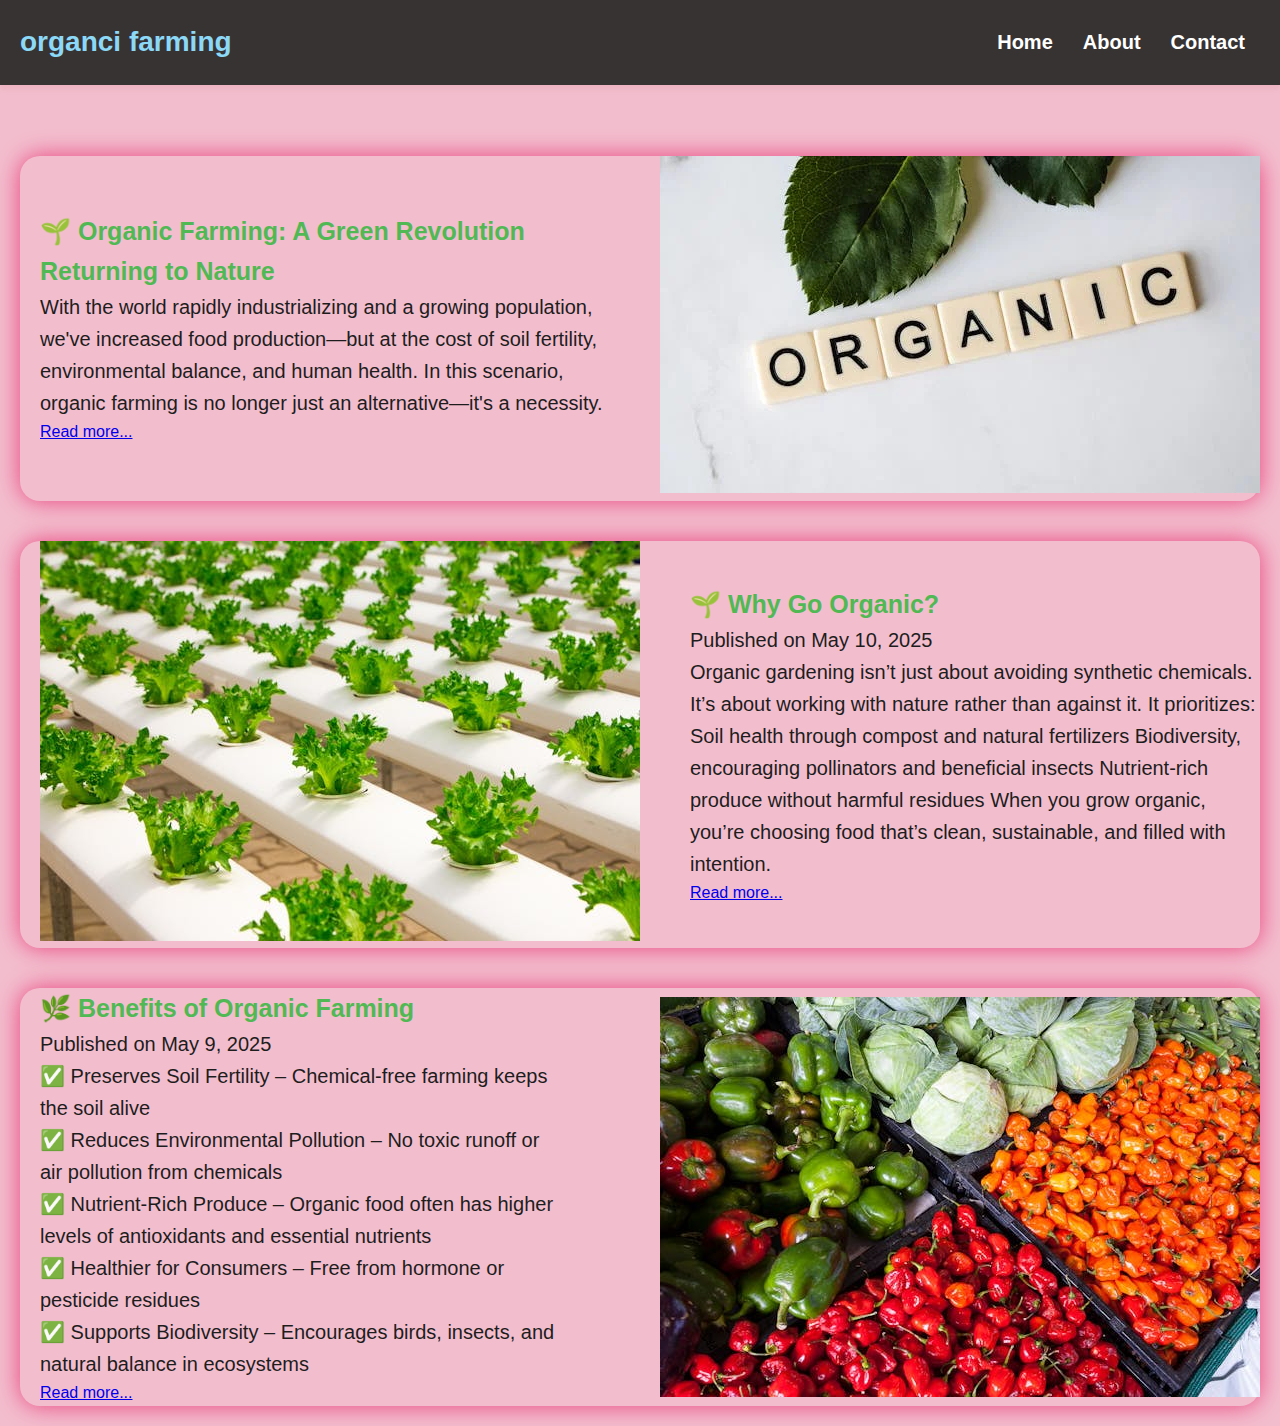
<file: blog.html>
<!DOCTYPE html>
<html lang="en">

<head>
    <meta charset="UTF-8">
    <meta name="viewport" content="width=device-width, initial-scale=1.0">
    <title>Document</title>
    <link rel="stylesheet" href="blog.css">
</head>

<body>
    <!-- Header Section -->
    <header>
        <div class="logo">
            <h1>organci farming
            </h1>
        </div>
        <nav>
            <ul>
                <li><a href="index.html">Home</a></li>
                <li><a href="#">About</a></li>
                <li><a href="#">Contact</a></li>
            </ul>
        </nav>
    </header> <br><br>

    
   

    <!-- Blog Section -->
    <section class="blog-container">
        <div class="blog-post">
            <div class="blog-content">
                <div class="text">
                    <h2>🌱 Organic Farming: A Green Revolution Returning to Nature</h2>
                    <p class="date">With the world rapidly industrializing and a growing population, we've increased food production—but at the cost of soil fertility, environmental balance, and human health. In this scenario, organic farming is no longer just an alternative—it's a necessity.</p>
                    <!-- <p.</p> -->
                    <a href="#">Read more...</a>
                </div>
                <div class="image">
                    <img src="blog1.webp" alt="Web Development" class="blog-image">
                </div>

            </div>
        </div>

        <div class="blog-post reverse">
            <div class="blog-content">

                <div class="text">
                    <h2>🌱 Why Go Organic?

                    </h2>
                    <p class="date">Published on May 10, 2025</p>
                    <p>Organic gardening isn’t just about avoiding synthetic chemicals. It’s about working with nature rather than against it. It prioritizes:

                        Soil health through compost and natural fertilizers
                        
                        Biodiversity, encouraging pollinators and beneficial insects
                        
                        Nutrient-rich produce without harmful residues
                        
                        When you grow organic, you’re choosing food that’s clean, sustainable, and filled with intention.

                    </p>
                    <a href="#">Read more...</a>
                </div>
                <div class="image">
                    <img src="blog3.jpeg" alt="CSS Design" class="blog-image">
                </div>

            </div>
        </div>

        <div class="blog-post">
            <div class="blog-content">
                <div class="text">
                    <h2>🌿 Benefits of Organic Farming</h2>
                    <p class="date">Published on May 9, 2025</p>
                    <p> ✅ Preserves Soil Fertility – Chemical-free farming keeps the soil alive<br>
                        ✅ Reduces Environmental Pollution – No toxic runoff or air pollution from chemicals<br>
                        ✅ Nutrient-Rich Produce – Organic food often has higher levels of antioxidants and essential nutrients<br>
                        ✅ Healthier for Consumers – Free from hormone or pesticide residues<br>
                        ✅ Supports Biodiversity – Encourages birds, insects, and natural balance in ecosystems</p>
                    <a href="#">Read more...</a>
                </div>
                <div class="image"></div>
                <img src="blog4.jpeg" class="blog-image">
            </div>
        </div>
    </section>


    <!-- Footer Section -->
    <!-- <footer>
    <p>&copy; 2025 Web Development Blog. All rights reserved.</p>
</footer> -->
</body> 

</html>
</file>
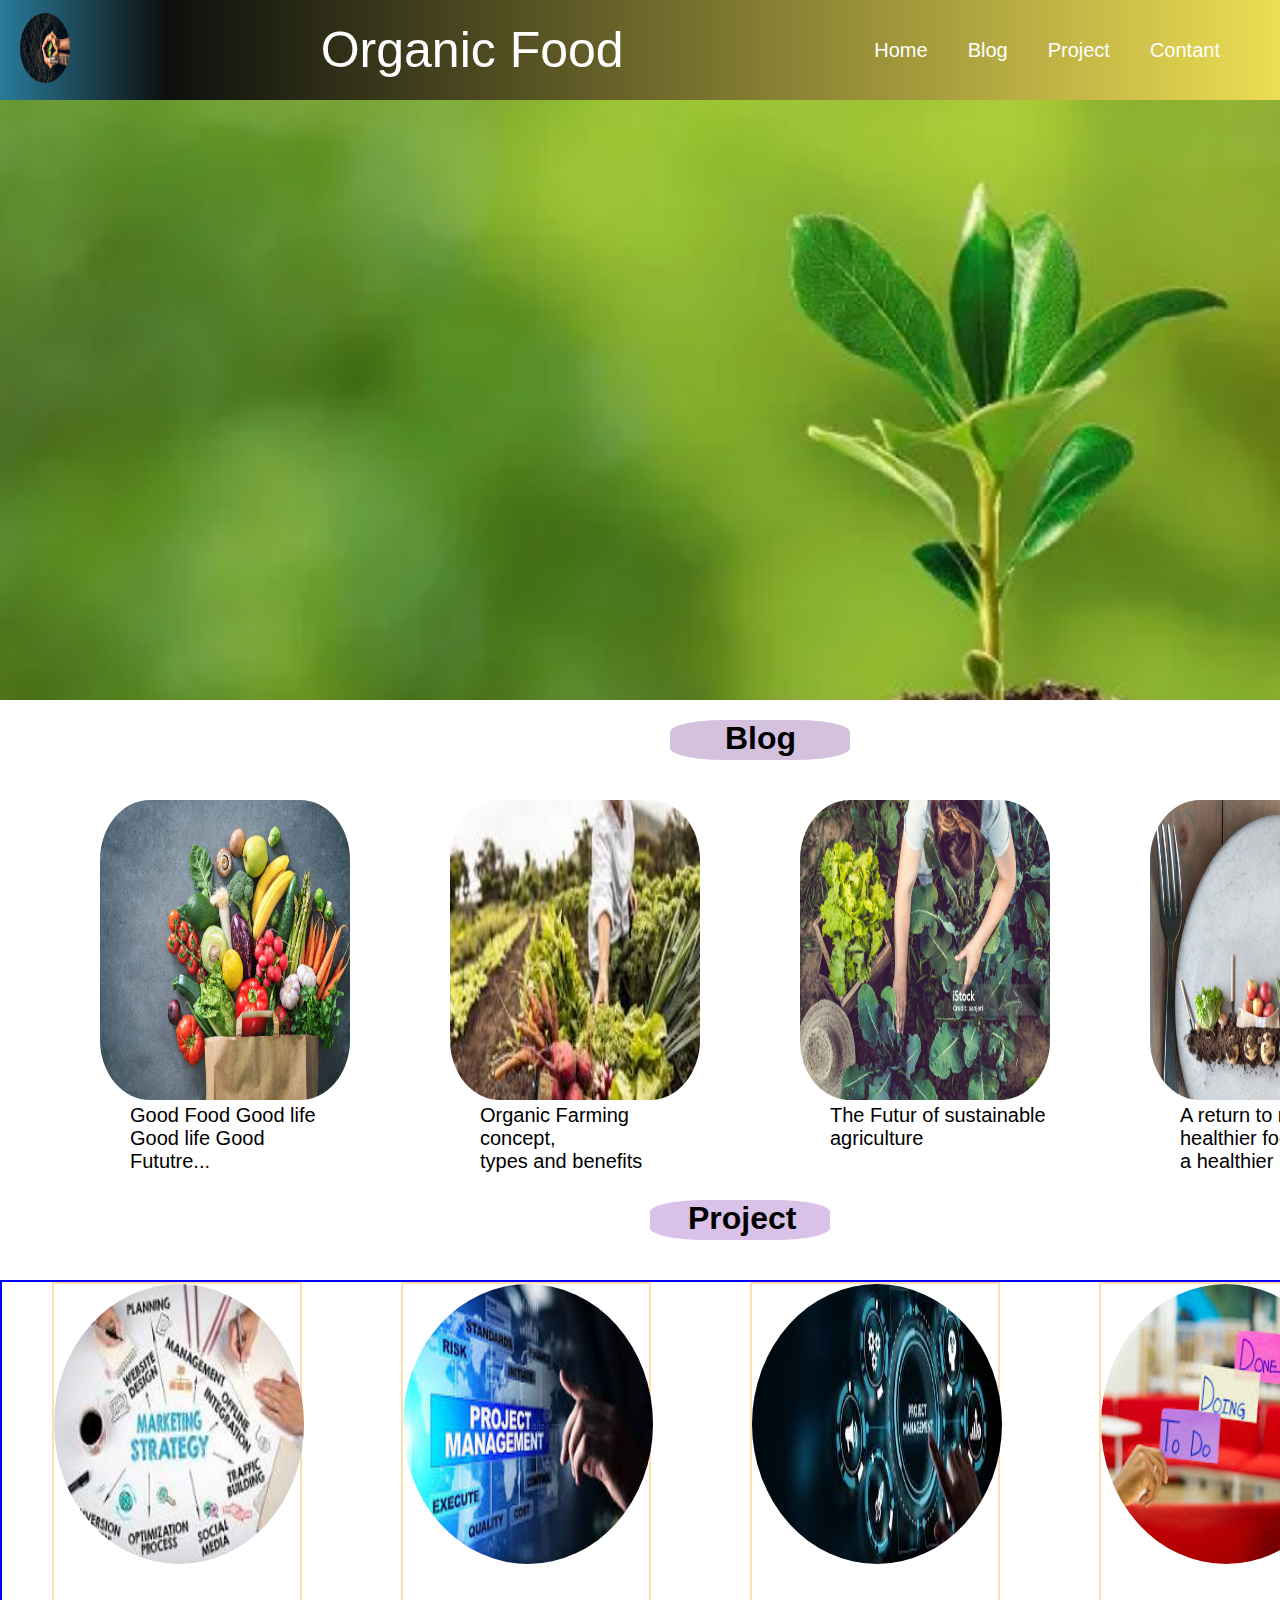
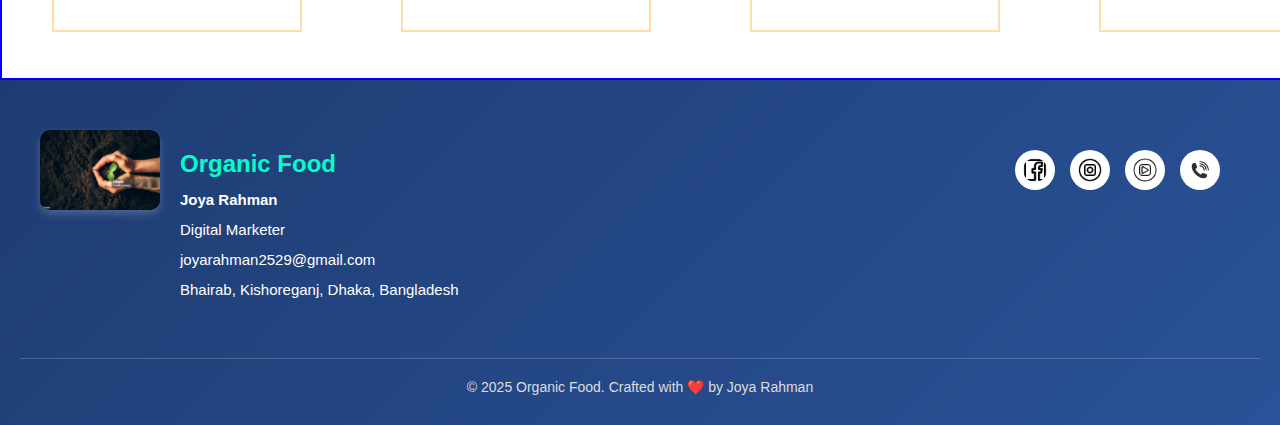
<file: home.html>
<!DOCTYPE html>
<html lang="en">
<head>
    <meta charset="UTF-8">
    <meta name="viewport" content="width=\, initial-scale=1.0">
    <title>Document</title>
    <link rel="stylesheet" href="home.css">

</head>
<body>
    <div class="nav-bar">
        <div class="logo-section">
            <div class="logo">
                <img src="tree.jpg" alt="">
            </div>
           
        </div>
        <div class="logo-name">
            <span class="part1">Organic </span>
            <span class="part2">Food </span>
        </div>
        <div class="nav-links">
            <a href="Home">Home</a>
            <a href="blog.html">Blog</a>
            <a href="#projects">Project</a>
            <a href="contact">Contant</a>
        </div>
    </div>
      <div class="background ">
       
      </div>
    <div class="blog">
        <h1>Blog</h1>
    </div>
    <div class="main-box">
        <div class="child">
            <img src="org1.jpg" alt="">
           <p>Good Food Good life<br> Good life Good Fututre...
           </p>
        
        </div>
        <div class="child">
            <img src="project3 - Copy.jpg" alt="">
                <p>Organic Farming concept,<br>types and benefits</p>
        </div>
        <div class="child">
            <img src="org2 - Copy - Copy.jpg" alt="">
            <p>The  Futur of sustainable<br> agriculture</p>
        </div>
        <div class="child">
            <img src="org4 - Copy.jpg" alt="">
            <p>A return to nature for <br>healthier food and<br>a healthier planet </p>
        </div>
       
         

        
    </div>
    <div class="project" id="projects">
        <h1>Project</h1>
    </div>
    <div class="main-box2">
        <div class="child2">
            <img src="maketing1.jpg" alt="">


        </div>
        <div class="child2">
            <img src="project22 - Copy.jpg" alt="">


        </div>
        <div class="child2">
            <img src="project33.jpg" alt="">


        </div>
        <div class="child2">
            <img src="project44.jpg" alt="">


        </div>
    </div>

    
    <footer class="footer">
        <div class="footer-container">
          <div class="footer-logo">
            <img src="tree.jpg" alt="Organic Food Logo">
          </div>
          <div class="footer-info">
            <h3>Organic Food</h3>
            <p><strong>Joya Rahman</strong></p>
            <p>Digital Marketer</p>
            <p><a href="mailto:joyarahman2529@gmail.com">joyarahman2529@gmail.com</a></p>
            <p>Bhairab, Kishoreganj, Dhaka, Bangladesh</p>
          </div>
          <div class="footer-social">
            <a href="#"><img src="fb.png" alt="Facebook"></a>
            <a href="#"><img src="insta img.png" alt="Instagram"></a>
            <a href="#"><img src="you img.png" alt="YouTube"></a>
            <a href="#"><img src="fone img.jpg" alt="Phone"></a>
          </div>
        </div>
        <div class="footer-bottom">
          <p>&copy; 2025 Organic Food. Crafted with ❤️ by Joya Rahman</p>
        </div>
      </footer>
      
    
</body>
</html>
</file>
<file: blog.css>
* {
    margin: 0;
    padding: 0;
    box-sizing: border-box;
}

body {
    font-family: 'Arial', sans-serif;
    background-color: #f2bece;
    color: #1e1d1d;
    line-height: 1.6;
}

/* Header Styles */
header {
    background-color: #373333;
    color: #8cd8f7;
    padding: 20px;
    display: flex;
    justify-content: space-between;
    align-items: center;
    box-shadow: 0 4px 6px rgba(201, 68, 68, 0.1);
    /* position: fixed; 
    width: 1800px; */
}

header .logo h1 {
    font-size: 28px;
    font-weight: bold;
}

header nav ul {
    list-style-type: none;
    display: flex;
}

header nav ul li {
    margin: 0 15px;
}

header nav ul li a {
    text-decoration: none;
    color: #fff;
    font-size: 20px;
    transition: color 0.3s ease;
    font-weight: bold;
}

header nav ul li a:hover {
    color: #ff6f61;
}




 .blog-container {
    display: flex;
    flex-direction: column;
    gap: 40px;
    padding: 20px;
    /* box-shadow: 0px 0px  25px #9e043a; */
}

.blog-post {
    width: 100%;
}
p{
    font-size: 20px;
}
h2{
    font-size: 25px;
    color: rgb(80, 185, 83);
    font-weight: bold;
    font-family: 'Segoe UI', Tahoma, Geneva, Verdana, sans-serif;

}

.blog-content {
    display: flex;
    align-items: center;
    justify-content: space-between;
    gap: 50px;
    /* flex-wrap: wrap; */
     box-shadow: 0px 0px  25px #ea417c;
     border-radius: 20px;
     padding-left: 20px;
    
}

.blog-post.reverse .blog-content {
    flex-direction: row-reverse;
}

.blog-image img{
    height: 300px;
    width: 300px;
}
</file>
<file: home.css>
body{
    margin: 0;
    padding: 0;

}
.nav-bar{
    height: 100px;
    width: 100%;
    background: #2A7B9B;
background: linear-gradient(90deg, rgba(42, 123, 155, 1) 0%, rgba(13, 15, 13, 1) 13%, rgba(237, 221, 83, 1) 100%);

  

    display: flex;
    justify-content: space-between;
    align-items: center;
    /* padding: 20px;  */
    /* margin-left: 20px; */
}
.logo img{
    height: 70px;
    width: 50px;
    border-radius: 50%;
}

.logo-section{
    display: flex;
    align-items: center;
    margin-left: 20px;
}
.logo-name{
    /* margin-top: 30px; */
    font-size: 50px; 
    font-family: 'Gill Sans', 'Gill Sans MT', Calibri, 'Trebuchet MS', sans-serif;
    color: white;
    /* margin-right: 300px; */
}

.nav-links{
    font-size: 20px;
    gap: 10px;
    margin-right: 30px;
    display: flex; 
   

}
.nav-links a{
    text-decoration: none;
    font-size: 20px;
    gap: 20px;
    margin-right: 30px;
    display: flex;
    color: white;

     
}
    .background{
    background: url("back\ img.webp")no-repeat center/cover;
    height: 600px;
    width: auto;
    /* margin-top: 10px; */
    padding-left: 400px;
    padding-top: 80px;
    font-size: 50px;
    color: white;



}
.blog{
    margin-left: 670px;
    border-radius: 30%;
    background-color: rgb(211, 193, 222);
    width: 180px;
    height: 40px;

}
.blog h1{
    margin-left: 55px;
    margin-top: 20px;
   
 
   

}


.main-box{
    height: 400px;
    width: 1400px;
    /* border: 2px solid blue; */
    display: flex;
    justify-content: space-around;
     margin-top: 40px;
     /* padding: 5px; */
     margin-left: 50px;
} 

.child{
    height: 380px;
    width: 250px;
    /* border: 2px solid navajowhite;  */
    /* margin-top: 20px; */
 
  

}
    

.child img{
    height: 300px;
    width: 100%;
    border-radius: 20%;
 

}
.child p{
    margin-left:30px;
    margin-bottom: 70px;
    font-size: 20px;
}
.project{
    margin-left: 650px;
    border-radius: 30%;
    background-color: rgb(217, 193, 231);
    width: 180px;
    height: 40px;
    box-shadow: #103a82;
  
}
.project h1{
    margin-left: 38px;
    font-family:Franklin G'othic Medium', 'Arial Narrow', Arial, sans-serif;
}

.main-box2{
    height: 400px;
    width: 1400px;
    border: 2px solid blue;
    display: flex;
    justify-content: space-around;
     margin-top: 40px;
     /* padding: 20px; */

}
.child2{
    height: 350px;
    width: 250px;
    border: 2px solid navajowhite; 
}
.child2 img{
    height: 280px;
    width: 250px;
    border-radius: 50%;
 
}



/* Reset some default styles */
/* Google Fonts (optional) */
@import url('https://fonts.googleapis.com/css2?family=Poppins:wght@300;400;600&display=swap');

* {
  margin: 0;
  padding: 0;
  box-sizing: border-box;
}

body {
  font-family: 'Poppins', sans-serif;
}

.footer {
  background: linear-gradient(135deg, #1e3c72, #2a5298);
  color: #ffffff;
  padding: 50px 20px 30px;
}

.footer-container {
  display: flex;
  flex-wrap: wrap;
  justify-content: space-between;
  align-items: flex-start;
  max-width: 1200px;
  margin: auto;
}

.footer-logo img {
  width: 120px;
  border-radius: 10px;
  box-shadow: 0 4px 8px rgba(255, 255, 255, 0.2);
}

.footer-info {
  flex: 1;
  margin: 20px;
}

.footer-info h3 {
  font-size: 24px;
  color: #00ffcc;
  margin-bottom: 10px;
}

.footer-info p {
  font-size: 15px;
  margin-bottom: 6px;
  line-height: 1.6;
}

.footer-info a {
  color: #ffffff;
  text-decoration: none;
  transition: color 0.3s ease;
}

.footer-info a:hover {
  color: #00ffcc;
  text-decoration: underline;
}

.footer-social {
  display: flex;
  gap: 15px;
  margin: 20px;
  align-items: center;
}

.footer-social a img {
  width: 40px;
  height: 40px;
  padding: 8px;
  background-color: #ffffff;
  border-radius: 50%;
  transition: transform 0.3s ease, background-color 0.3s ease;
}

.footer-social a img:hover {
  transform: scale(1.1);
  background-color: #00ffcc;
}

.footer-bottom {
  text-align: center;
  margin-top: 30px;
  border-top: 1px solid rgba(255, 255, 255, 0.2);
  padding-top: 20px;
  font-size: 14px;
  color: #dddddd;
}

/* Responsive */
@media (max-width: 768px) {
  .footer-container {
    flex-direction: column;
    text-align: center;
  }

  .footer-info, .footer-social {
    margin-top: 20px;
  }

  .footer-social {
    justify-content: center;
  }
}
</file>
